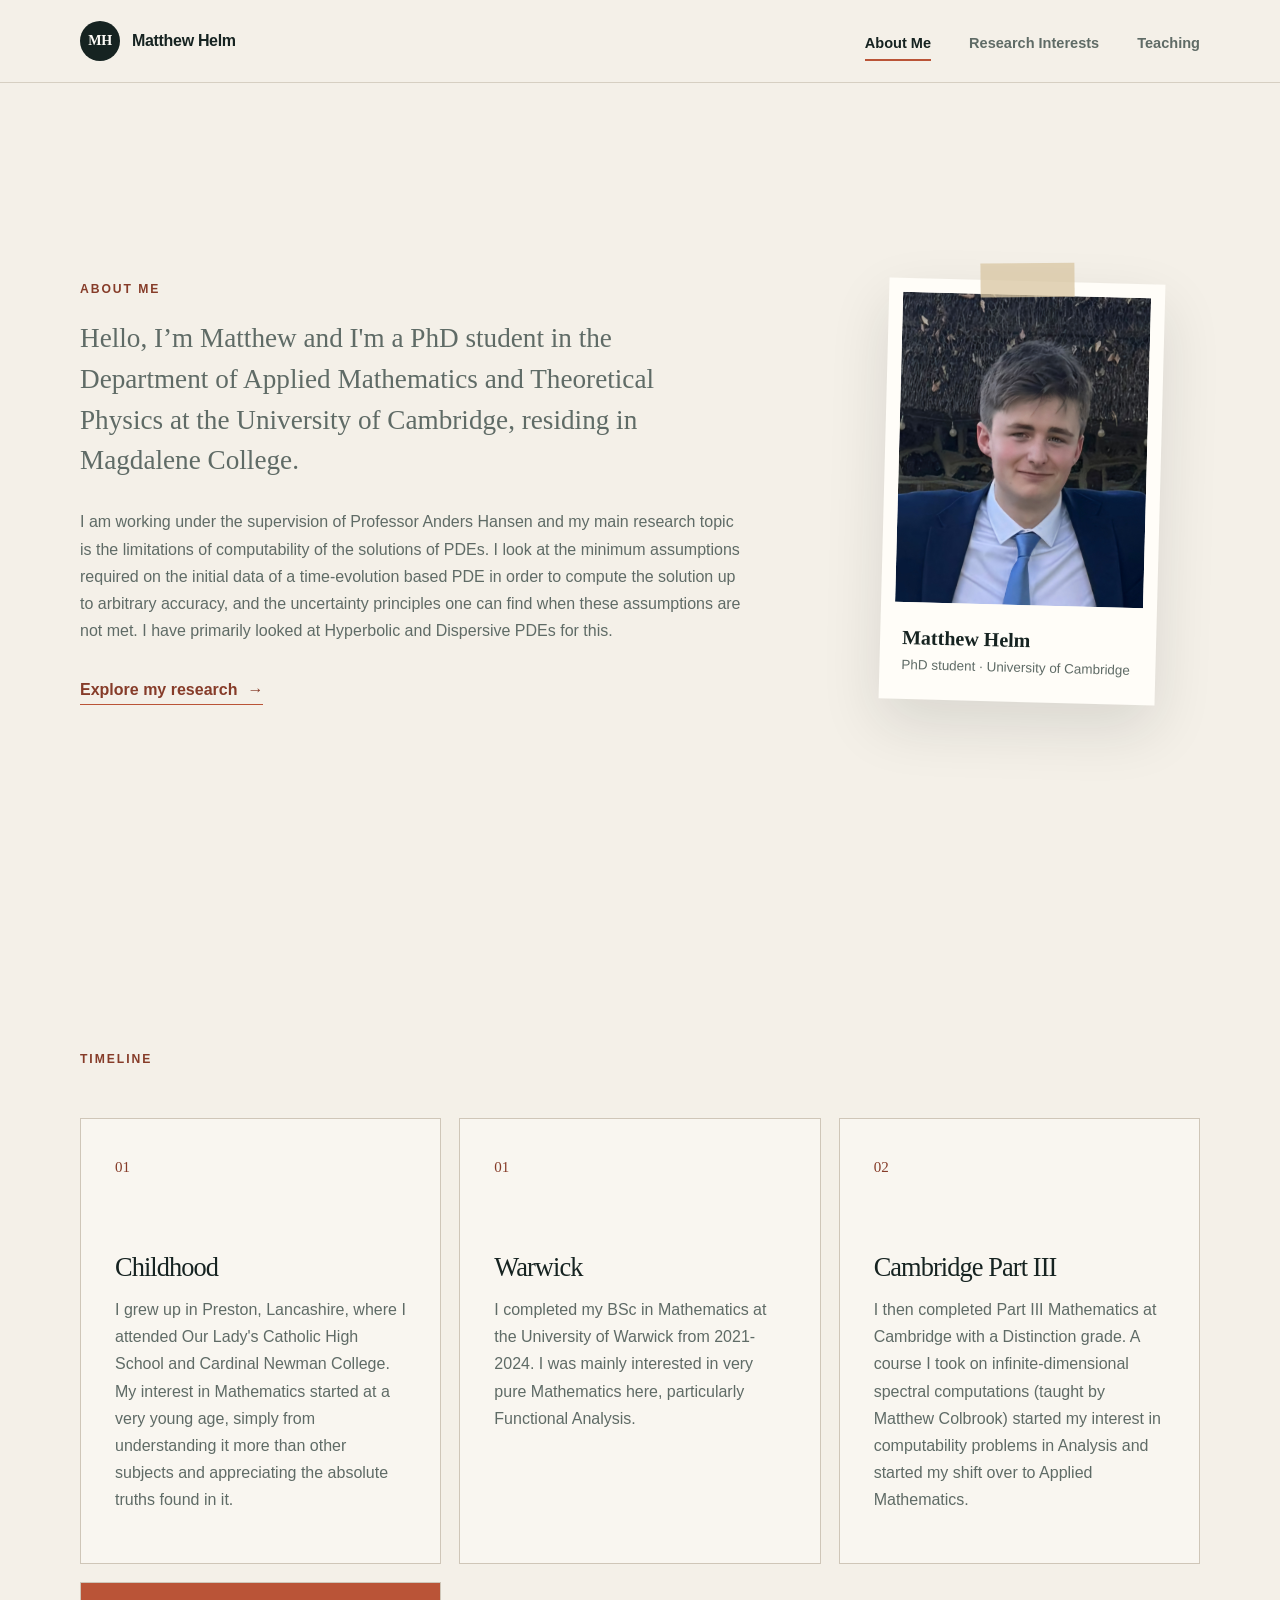
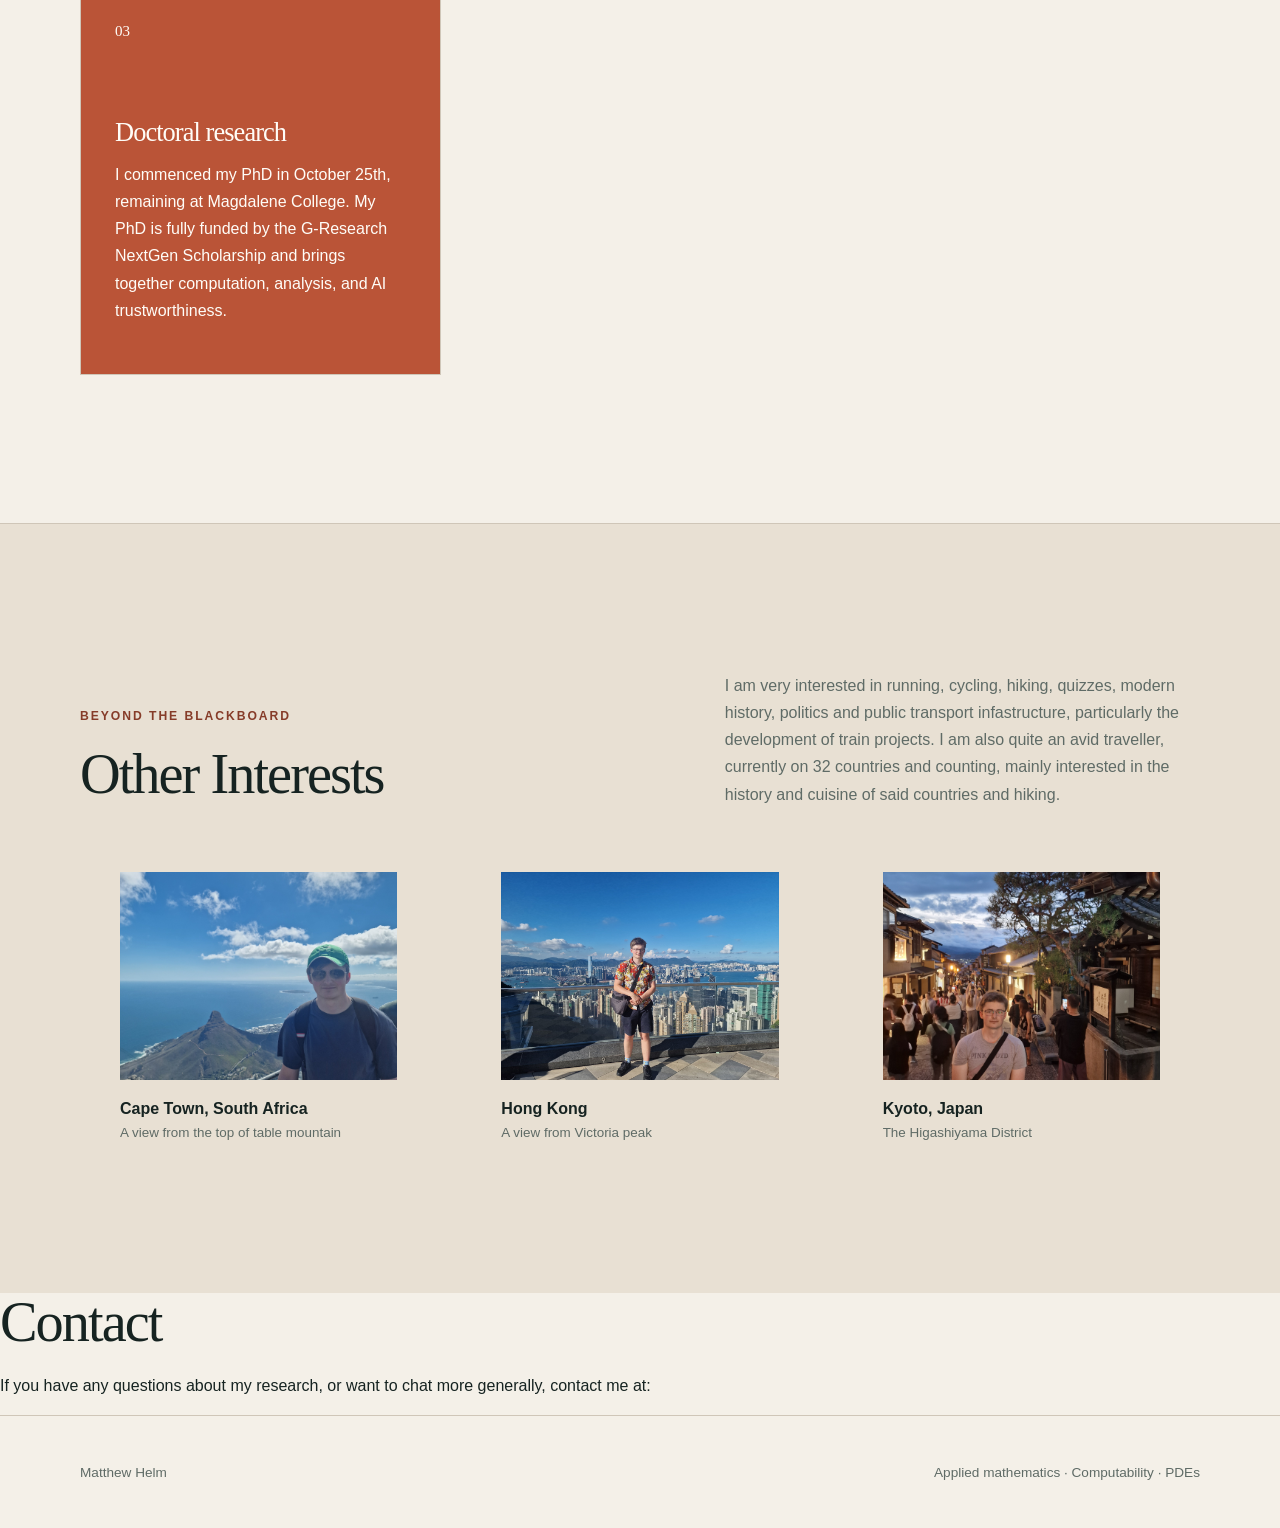
<file: index.html>
<!DOCTYPE html>
<html lang="en">
<head>
  <meta charset="UTF-8">
  <meta name="viewport" content="width=device-width, initial-scale=1.0">
  <title>About Me | Matthew Helm</title>
  <link rel="stylesheet" href="styles.css">
</head>
<body>
  <a class="skip-link" href="#main-content">Skip to main content</a>

  <header class="site-header">
    <div class="shell header-inner">
      <a class="site-name" href="index.html" aria-label="Matthew Helm, home">
        <span class="monogram" aria-hidden="true">MH</span>
        <span>Matthew Helm</span>
      </a>

      <nav class="site-nav" aria-label="Primary navigation">
        <a href="index.html" aria-current="page">About Me</a>
        <a href="research.html">Research Interests</a>
        <a href="teaching.html">Teaching</a>
      </nav>
    </div>
  </header>

  <main id="main-content">
    <section class="hero shell">
      <div class="hero-copy">
        <p class="eyebrow">About Me</p>
        <p class="lead">
          Hello, I’m Matthew and I'm a PhD student in the Department of Applied Mathematics
          and Theoretical Physics at the University of Cambridge, residing in Magdalene College.
        </p>
        <p>
          I am working under the supervision of Professor Anders Hansen and my main research topic is the limitations of computability of the solutions of PDEs.
          I look at the minimum assumptions required on the initial data of a time-evolution based PDE in order to compute the solution up to arbitrary accuracy,
          and the uncertainty principles one can find when these assumptions are not met. I have primarily looked at Hyperbolic and Dispersive PDEs for this.
        </p>
        <a class="text-link" href="research.html">Explore my research <span aria-hidden="true">→</span></a>
      </div>

      <figure class="portrait-card">
        <!-- Keep your existing profile photo at images/profile.jpg. -->
        <div class="portrait-media">
          <object class="profile-photo" data="images/profile.jpg" type="image/jpeg" aria-label="Portrait of Matthew Helm">
            <div class="profile-placeholder">
              <span>Profile photo</span>
              <small>images/profile.jpg</small>
            </div>
          </object>
        </div>
        <figcaption>
          <strong>Matthew Helm</strong>
          <span>PhD student · University of Cambridge</span>
        </figcaption>
      </figure>
    </section>

    <section class="section shell">
      <div class="section-heading">
        <p class="eyebrow">Timeline</p>
      </div>

      <div class="story-grid">
        <article class="story-card">
          <span class="story-number">01</span>
          <h3>Childhood</h3>
          <p>
            I grew up in Preston, Lancashire, where I attended Our Lady's Catholic High School and Cardinal Newman College. My interest in Mathematics started at a very young age, simply
            from understanding it more than other subjects and appreciating the absolute truths found in it.
          </p>
        </article>
        <article class="story-card">
          <span class="story-number">01</span>
          <h3>Warwick</h3>
          <p>
            I completed my BSc in Mathematics at the University of Warwick from 2021-2024. I was mainly interested in very pure Mathematics here, particularly Functional Analysis.
          </p>
        </article>

        <article class="story-card">
          <span class="story-number">02</span>
          <h3>Cambridge Part III</h3>
          <p>
            I then completed Part III Mathematics at Cambridge with a Distinction
            grade. A course I took on infinite-dimensional spectral computations (taught by Matthew Colbrook) started my interest in computability problems in Analysis and
            started my shift over to Applied Mathematics.
          </p>
        </article>

        <article class="story-card accent-card">
          <span class="story-number">03</span>
          <h3>Doctoral research</h3>
          <p>
            I commenced my PhD in October 25th, remaining at Magdalene College. My PhD is fully funded by the G-Research NextGen Scholarship and brings
            together computation, analysis, and AI trustworthiness.
          </p>
        </article>
      </div>
    </section>

    <section class="section travel-section">
      <div class="shell">
        <div class="section-heading split-heading">
          <div>
            <p class="eyebrow">Beyond the blackboard</p>
            <h2>Other Interests</h2>
          </div>
          <p>
            I am very interested in running, cycling, hiking, quizzes, modern history, politics and public transport infastructure, particularly the development of train projects.
            I am also quite an avid traveller, currently on 32 countries and counting, mainly interested in the history and cuisine of said countries and hiking.
          </p>
        </div>

        <div class="travel-grid">
          <figure class="travel-card">
            <img
  src="images/travel-1.jpg"
  alt="View from Table Mountain in Cape Town"
>
            <figcaption><strong>Cape Town, South Africa</strong><span>A view from the top of table mountain</span></figcaption>
          </figure>

          <figure class="travel-card">
      
                        <img
  src="images/travel-2.jpg"
  alt="View from Victoria Peak in Hong Kong"
>
            <figcaption><strong>Hong Kong</strong><span>A view from Victoria peak</span></figcaption>
          </figure>

          <figure class="travel-card">
       
                        <img
  src="images/travel-3.jpg"
  alt="Kyoto"
>
            <figcaption><strong>Kyoto, Japan</strong><span>The Higashiyama District</span></figcaption>
          </figure>
        </div>
      </div>
    </section>

  <section>
    <h2>
      Contact
    </h2>
    <p>
      If you have any questions about my research, or want to chat more generally, contact me at:
      <a href="mailto:helm.matthew.d@gmail.com"></a>
    </p>
  </section>
  </main>

  <footer class="site-footer">
    <div class="shell footer-inner">
      <p>Matthew Helm</p>
      <p>Applied mathematics · Computability · PDEs</p>
    </div>
  </footer>
</body>
</html>
</file>
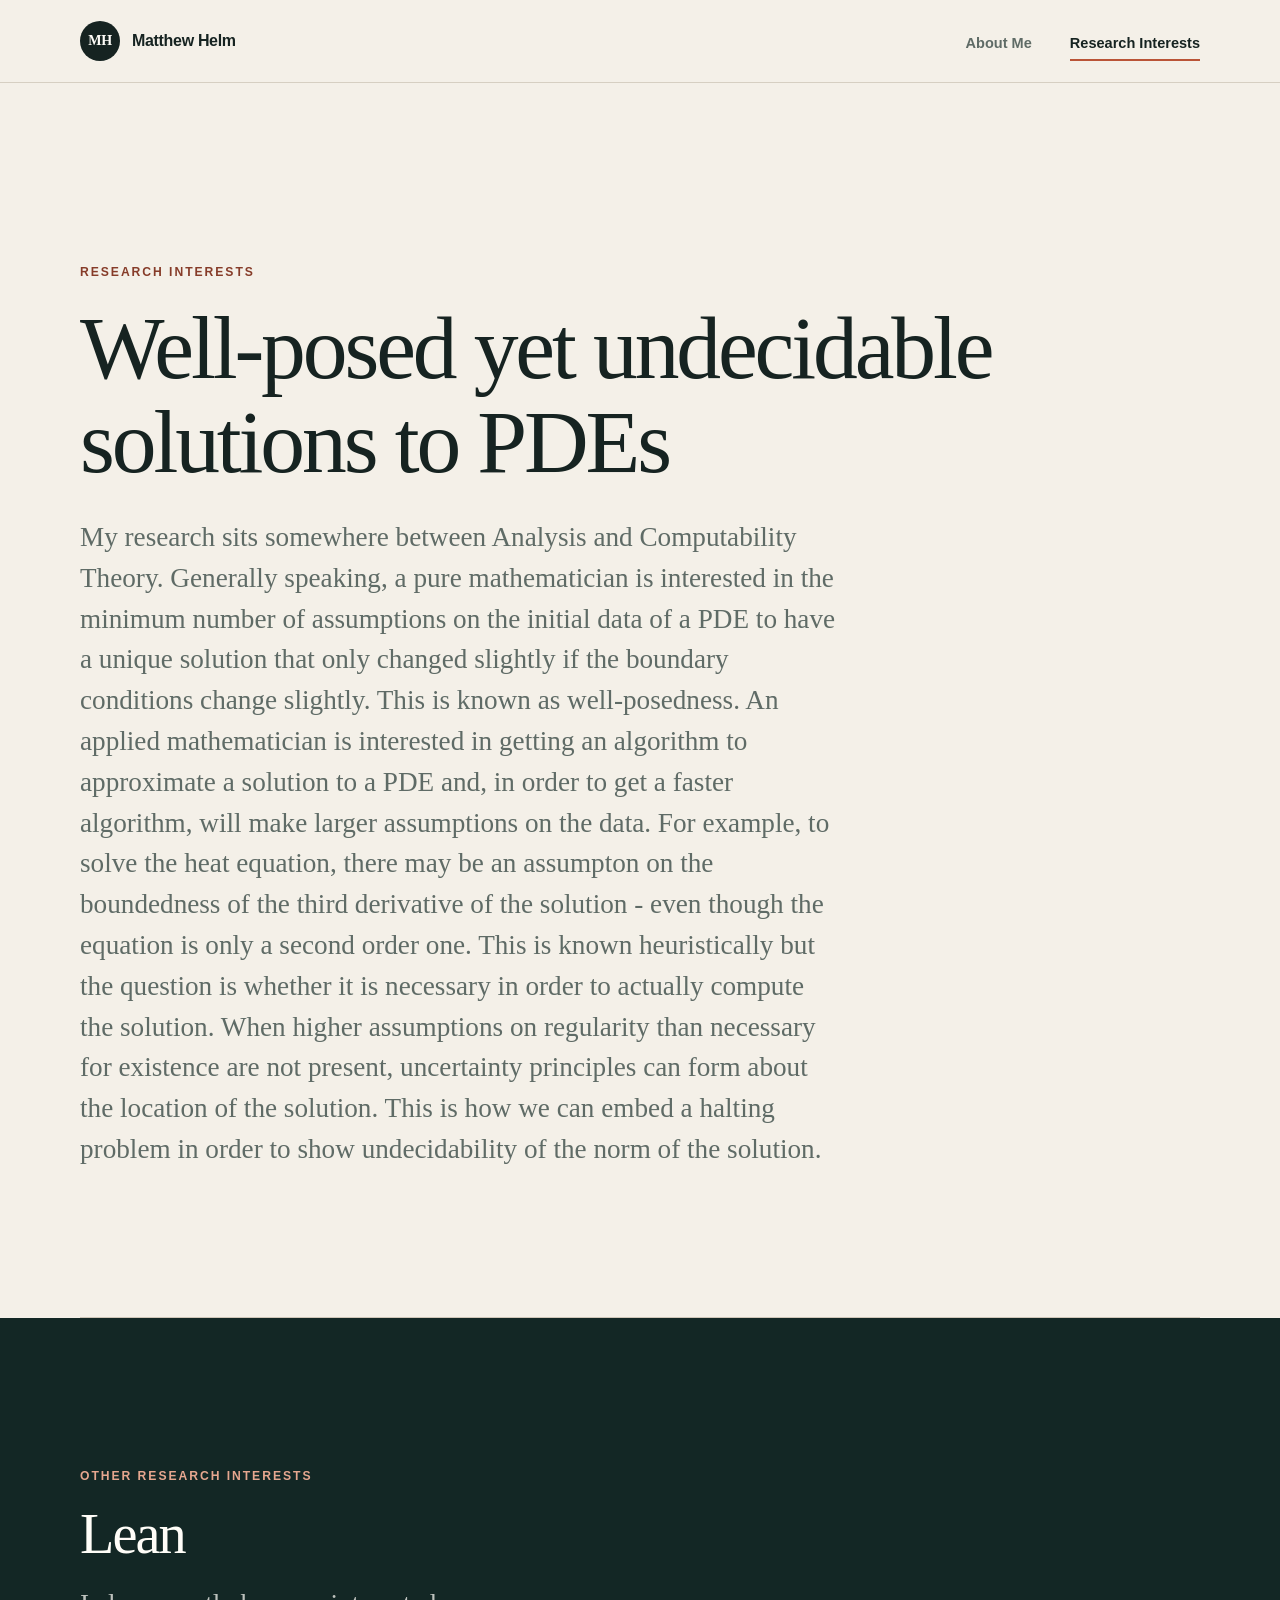
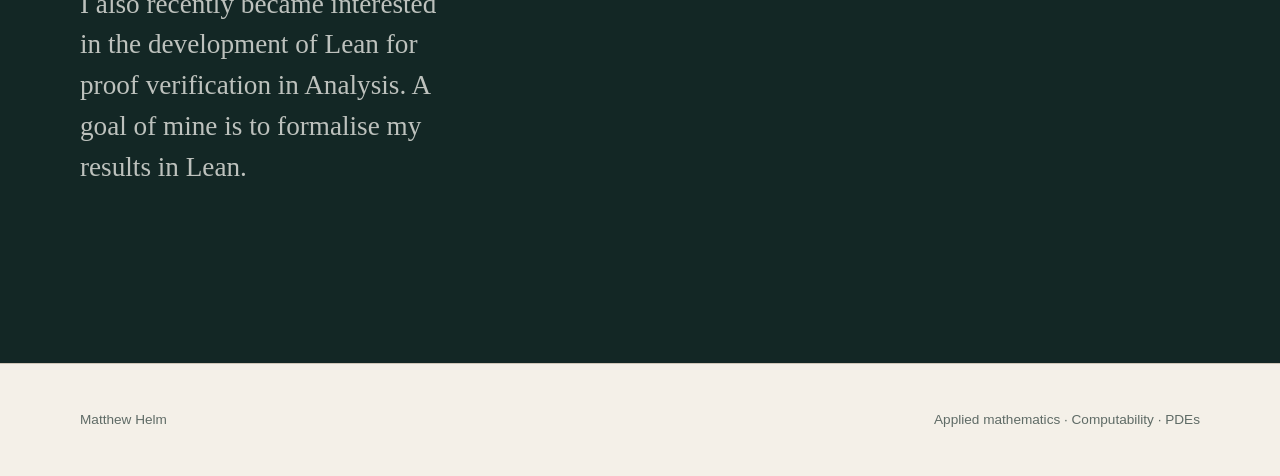
<file: research.html>
<!DOCTYPE html>
<html lang="en">
<head>
  <meta charset="UTF-8">
  <meta name="viewport" content="width=device-width, initial-scale=1.0">
  <meta name="description" content="Research interests of Matthew Helm: computability of PDEs and Lean.">
  <title>Research Interests | Matthew Helm</title>
  <link rel="stylesheet" href="styles.css">
</head>
<body>
  <a class="skip-link" href="#main-content">Skip to main content</a>

  <header class="site-header">
    <div class="shell header-inner">
      <a class="site-name" href="index.html" aria-label="Matthew Helm, home">
        <span class="monogram" aria-hidden="true">MH</span>
        <span>Matthew Helm</span>
      </a>

      <nav class="site-nav" aria-label="Primary navigation">
        <a href="index.html">About Me</a>
        <a href="research.html" aria-current="page">Research Interests</a>
      </nav>
    </div>
  </header>

  <main id="main-content">
    <section class="page-hero shell">
      <p class="eyebrow">Research Interests</p>
      <h1>Well-posed yet undecidable solutions to PDEs</h1>
      <p class="lead narrow-copy">
        My research sits somewhere between Analysis and Computability Theory. Generally speaking, a pure mathematician is interested in the minimum number of assumptions on the initial data of a PDE to have a unique solution that 
        only changed slightly if the boundary conditions change slightly. This is known as well-posedness. An applied mathematician is interested in getting an algorithm to 
        approximate a solution to a PDE and, in order to get a faster algorithm, will make larger assumptions on the data. For example, to solve the heat equation, there may 
        be an assumpton on the boundedness of the third derivative of the solution - even though the equation is only a second order one. This is known heuristically but the question
        is whether it is necessary in order to actually compute the solution. When higher assumptions on regularity than necessary for existence are not present, uncertainty principles 
        can form about the location of the solution. This is how we can embed a halting problem in order to show undecidability of the norm of the solution.
      </p>
    </section>

    <section class="section dark-section">
      <div class="shell research-layout">
        <div class="section-heading sticky-heading">
          <p class="eyebrow light-eyebrow">Other Research Interests</p>
  
        <h2>Lean</h2>
        <div class="prose-stack">
        <p class="large-copy">
            I also recently became interested in the development of Lean for proof verification in Analysis. A goal of mine is to formalise my results in Lean.
          </p>
        </div>
      </div>

    
    </section>
  </main>

  <footer class="site-footer">
    <div class="shell footer-inner">
      <p>Matthew Helm</p>
      <p>Applied mathematics · Computability · PDEs</p>
    </div>
  </footer>
</body>
</html>
</file>
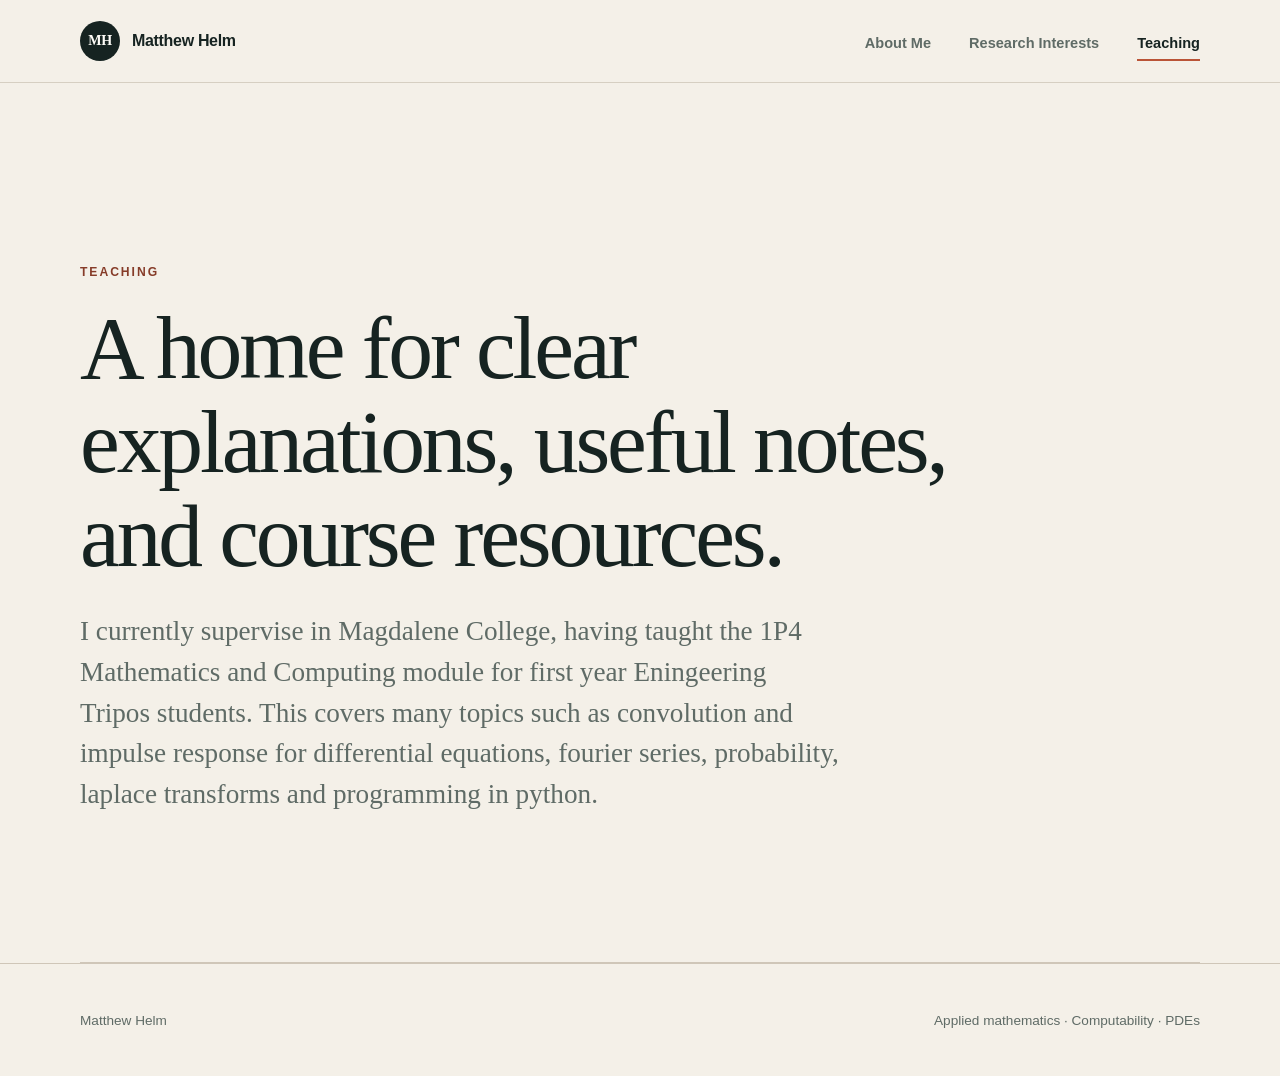
<file: teaching.html>
<!DOCTYPE html>
<html lang="en">
<head>
  <meta charset="UTF-8">
  <meta name="viewport" content="width=device-width, initial-scale=1.0">
  <meta name="description" content="Teaching information and resources from Matthew Helm.">
  <title>Teaching | Matthew Helm</title>
  <link rel="stylesheet" href="styles.css">
</head>
<body>
  <a class="skip-link" href="#main-content">Skip to main content</a>

  <header class="site-header">
    <div class="shell header-inner">
      <a class="site-name" href="index.html" aria-label="Matthew Helm, home">
        <span class="monogram" aria-hidden="true">MH</span>
        <span>Matthew Helm</span>
      </a>

      <nav class="site-nav" aria-label="Primary navigation">
        <a href="index.html">About Me</a>
        <a href="research.html">Research Interests</a>
        <a href="teaching.html" aria-current="page">Teaching</a>
      </nav>
    </div>
  </header>

  <main id="main-content">
    <section class="page-hero shell">
      <p class="eyebrow">Teaching</p>
      <h1>A home for clear explanations, useful notes, and course resources.</h1>
      <p class="lead narrow-copy">
        I currently supervise in Magdalene College, having taught the 1P4 Mathematics and Computing module for first year Eningeering Tripos students. This covers many topics such as convolution
        and impulse response for differential equations, fourier series, probability, laplace transforms and programming in python.
      </p>
    </section>

  </main>

  <footer class="site-footer">
    <div class="shell footer-inner">
      <p>Matthew Helm</p>
      <p>Applied mathematics · Computability · PDEs</p>
    </div>
  </footer>
</body>
</html>
</file>
<file: styles.css>
:root {
  --paper: #f4f0e8;
  --paper-deep: #e8e0d3;
  --ink: #162321;
  --muted: #5f6b66;
  --line: #cfc6b8;
  --accent: #ba5437;
  --accent-dark: #863c29;
  --sage: #879b83;
  --dark: #132725;
  --white: #fffdf8;
  --display: Georgia, "Times New Roman", serif;
  --body: Inter, ui-sans-serif, -apple-system, BlinkMacSystemFont, "Segoe UI", sans-serif;
  --shadow: 0 24px 60px rgba(22, 35, 33, 0.12);
}

* {
  box-sizing: border-box;
}

html {
  scroll-behavior: smooth;
}

body {
  margin: 0;
  background: var(--paper);
  color: var(--ink);
  font-family: var(--body);
  font-size: 1rem;
  line-height: 1.7;
}

img {
  display: block;
  max-width: 100%;
}

a {
  color: inherit;
}

p,
h1,
h2,
h3,
figure {
  margin-top: 0;
}

.shell {
  width: min(1120px, calc(100% - 40px));
  margin-inline: auto;
}

.skip-link {
  position: fixed;
  top: 12px;
  left: 12px;
  z-index: 100;
  padding: 10px 14px;
  transform: translateY(-150%);
  background: var(--ink);
  color: var(--white);
}

.skip-link:focus {
  transform: translateY(0);
}

.site-header {
  position: sticky;
  top: 0;
  z-index: 20;
  border-bottom: 1px solid rgba(207, 198, 184, 0.78);
  background: rgba(244, 240, 232, 0.93);
  backdrop-filter: blur(14px);
}

.header-inner,
.footer-inner {
  display: flex;
  align-items: center;
  justify-content: space-between;
  gap: 28px;
}

.header-inner {
  min-height: 82px;
}

.site-name {
  display: inline-flex;
  align-items: center;
  gap: 12px;
  font-weight: 750;
  letter-spacing: -0.02em;
  text-decoration: none;
}

.monogram {
  display: grid;
  width: 40px;
  height: 40px;
  place-items: center;
  border-radius: 50%;
  background: var(--ink);
  color: var(--white);
  font-family: var(--display);
  font-size: 0.88rem;
}

.site-nav {
  display: flex;
  align-items: center;
  gap: clamp(18px, 3vw, 38px);
}

.site-nav a {
  position: relative;
  padding: 28px 0 24px;
  color: var(--muted);
  font-size: 0.91rem;
  font-weight: 650;
  text-decoration: none;
}

.site-nav a::after {
  position: absolute;
  right: 0;
  bottom: 18px;
  left: 0;
  height: 2px;
  transform: scaleX(0);
  transform-origin: left;
  background: var(--accent);
  content: "";
  transition: transform 180ms ease;
}

.site-nav a:hover,
.site-nav a:focus-visible,
.site-nav a[aria-current="page"] {
  color: var(--ink);
}

.site-nav a:hover::after,
.site-nav a:focus-visible::after,
.site-nav a[aria-current="page"]::after {
  transform: scaleX(1);
}

.hero {
  display: grid;
  grid-template-columns: minmax(0, 1.3fr) minmax(300px, 0.7fr);
  align-items: center;
  gap: clamp(48px, 8vw, 104px);
  min-height: calc(100vh - 82px);
  padding-block: 80px;
}

.eyebrow {
  margin-bottom: 18px;
  color: var(--accent-dark);
  font-size: 0.76rem;
  font-weight: 800;
  letter-spacing: 0.16em;
  text-transform: uppercase;
}

h1,
h2,
h3 {
  font-family: var(--display);
  font-weight: 500;
  line-height: 1.05;
  letter-spacing: -0.035em;
}

h1 {
  max-width: 830px;
  margin-bottom: 28px;
  font-size: clamp(3rem, 7vw, 6.35rem);
}

h2 {
  margin-bottom: 20px;
  font-size: clamp(2.2rem, 4.4vw, 4rem);
}

h3 {
  margin-bottom: 14px;
  font-size: 1.65rem;
}

.hero-copy > p:not(.eyebrow),
.page-hero > p:not(.eyebrow),
.prose-stack > p {
  color: var(--muted);
}

.lead,
.large-copy {
  font-family: var(--display);
  font-size: clamp(1.28rem, 2.4vw, 1.7rem);
  line-height: 1.5;
}

.text-link {
  display: inline-flex;
  gap: 10px;
  align-items: center;
  margin-top: 16px;
  border-bottom: 1px solid var(--accent);
  color: var(--accent-dark);
  font-weight: 750;
  text-decoration: none;
}

.text-link span {
  transition: transform 160ms ease;
}

.text-link:hover span,
.text-link:focus-visible span {
  transform: translateX(5px);
}

.portrait-card {
  position: relative;
  margin-bottom: 0;
  padding: 14px;
  background: var(--white);
  box-shadow: var(--shadow);
  transform: rotate(1.5deg);
}

.portrait-card::before {
  position: absolute;
  top: -18px;
  left: 50%;
  width: 94px;
  height: 34px;
  transform: translateX(-50%) rotate(-2deg);
  background: rgba(217, 199, 164, 0.76);
  content: "";
}

.portrait-media {
  width: 100%;
  aspect-ratio: 4 / 5;
  background: var(--paper-deep);
  overflow: hidden;
}

.profile-photo {
  display: block;
  width: 100%;
  height: 100%;
  object-fit: cover;
}

.profile-placeholder {
  display: flex;
  width: 100%;
  height: 100%;
  flex-direction: column;
  align-items: center;
  justify-content: center;
  background: var(--sage);
  color: var(--ink);
  text-align: center;
}

.profile-placeholder span {
  font-family: var(--display);
  font-size: 1.8rem;
}

.profile-placeholder small {
  margin-top: 6px;
}

.portrait-card figcaption {
  display: flex;
  flex-direction: column;
  padding: 18px 8px 8px;
}

.portrait-card figcaption strong {
  font-family: var(--display);
  font-size: 1.25rem;
}

.portrait-card figcaption span,
.travel-card figcaption span {
  color: var(--muted);
  font-size: 0.84rem;
}

.section {
  padding-block: clamp(84px, 12vw, 148px);
}

.section-heading {
  max-width: 750px;
  margin-bottom: 48px;
}

.split-heading {
  display: grid;
  grid-template-columns: 1.1fr 0.9fr;
  gap: 64px;
  align-items: end;
  max-width: none;
}

.split-heading > p {
  color: var(--muted);
}

.story-grid,
.teaching-grid {
  display: grid;
  grid-template-columns: repeat(3, 1fr);
  gap: 18px;
}

.story-card,
.teaching-card,
.topic-card {
  border: 1px solid var(--line);
  background: rgba(255, 253, 248, 0.44);
}

.story-card {
  min-height: 310px;
  padding: 34px;
}

.story-card p,
.teaching-card p,
.topic-card p {
  color: var(--muted);
}

.story-number,
.topic-card > span {
  display: inline-block;
  margin-bottom: 74px;
  color: var(--accent-dark);
  font-family: var(--display);
  font-size: 0.94rem;
}

.accent-card {
  background: var(--accent);
  color: var(--white);
}

.accent-card p,
.accent-card .story-number {
  color: var(--white);
}

.travel-section {
  border-top: 1px solid var(--line);
  background: var(--paper-deep);
}

.travel-grid {
  display: grid;
  grid-template-columns: repeat(3, 1fr);
  gap: 24px;
}

.travel-card {
  margin-bottom: 0;
}

.travel-card img,
.photo-placeholder {
  width: 100%;
  aspect-ratio: 4 / 3;
  object-fit: cover;
}

.photo-placeholder {
  display: flex;
  flex-direction: column;
  align-items: center;
  justify-content: center;
  border: 1px dashed rgba(22, 35, 33, 0.28);
  background:
    linear-gradient(145deg, rgba(255, 255, 255, 0.18), transparent 50%),
    #586f59;
  color: var(--white);
  text-align: center;
}

.photo-placeholder.warm {
  background-color: #925743;
}

.photo-placeholder.cool {
  background-color: #4f6e73;
}

.photo-placeholder span {
  font-family: var(--display);
  font-size: clamp(1.35rem, 2.7vw, 2.1rem);
}

.photo-placeholder small {
  margin-top: 6px;
  opacity: 0.78;
}

.travel-card figcaption {
  display: flex;
  flex-direction: column;
  padding-top: 15px;
}

.page-hero {
  padding-block: clamp(100px, 14vw, 180px) clamp(74px, 10vw, 120px);
  border-bottom: 1px solid var(--line);
}

.page-hero h1 {
  max-width: 990px;
  font-size: clamp(3.2rem, 7vw, 6.2rem);
}

.narrow-copy {
  max-width: 760px;
}

.research-layout {
  display: grid;
  grid-template-columns: minmax(240px, 0.72fr) minmax(0, 1.28fr);
  gap: clamp(56px, 9vw, 130px);
  align-items: start;
}

.sticky-heading {
  position: sticky;
  top: 130px;
  margin-bottom: 0;
}

.prose-stack > p {
  max-width: 720px;
}

.topic-grid {
  display: grid;
  gap: 15px;
  margin-top: 52px;
}

.topic-card {
  display: grid;
  grid-template-columns: 50px 0.8fr 1.2fr;
  gap: 22px;
  align-items: start;
  padding: 28px;
}

.topic-card > span,
.topic-card h3,
.topic-card p {
  margin-bottom: 0;
}

.dark-section {
  background: var(--dark);
  color: var(--white);
}

.dark-section .prose-stack > p {
  color: rgba(255, 253, 248, 0.72);
}

.light-eyebrow {
  color: #e6a78f;
}

.question-box {
  margin-top: 48px;
  padding: 34px;
  border: 1px solid rgba(255, 255, 255, 0.2);
}

.question-box ul {
  margin: 0;
  padding-left: 22px;
}

.question-box li + li {
  margin-top: 12px;
}

.teaching-card {
  min-height: 350px;
  padding: 34px;
}

.card-label {
  display: inline-block;
  margin-bottom: 96px;
  color: var(--accent-dark);
  font-size: 0.73rem;
  font-weight: 800;
  letter-spacing: 0.12em;
  text-transform: uppercase;
}

.featured-card {
  background: var(--dark);
  color: var(--white);
}

.featured-card p {
  color: rgba(255, 253, 248, 0.7);
}

.featured-card .card-label {
  color: #e6a78f;
}

.placeholder-copy {
  font-style: italic;
}

.teaching-note-section {
  background: var(--accent);
  color: var(--white);
}

.teaching-note {
  max-width: 850px;
  margin-inline: auto;
  text-align: center;
}

.teaching-note .eyebrow {
  color: var(--white);
}

.teaching-note p:last-child {
  max-width: 660px;
  margin-inline: auto;
}

.site-footer {
  border-top: 1px solid var(--line);
}

.footer-inner {
  min-height: 112px;
  color: var(--muted);
  font-size: 0.85rem;
}

.footer-inner p {
  margin-bottom: 0;
}

@media (max-width: 820px) {
  .header-inner {
    align-items: flex-start;
    flex-direction: column;
    gap: 6px;
    padding-top: 18px;
  }

  .site-nav {
    width: 100%;
    justify-content: space-between;
  }

  .site-nav a {
    padding: 12px 0 18px;
    font-size: 0.82rem;
  }

  .site-nav a::after {
    bottom: 11px;
  }

  .hero,
  .research-layout {
    grid-template-columns: 1fr;
  }

  .hero {
    min-height: auto;
  }

  .portrait-card {
    width: min(480px, 92%);
    margin-inline: auto;
  }

  .story-grid,
  .teaching-grid {
    grid-template-columns: 1fr;
  }

  .story-card,
  .teaching-card {
    min-height: auto;
  }

  .story-number,
  .card-label {
    margin-bottom: 42px;
  }

  .split-heading {
    grid-template-columns: 1fr;
    gap: 12px;
  }

  .sticky-heading {
    position: static;
  }
}

@media (max-width: 620px) {
  .shell {
    width: min(100% - 28px, 1120px);
  }

  .site-name > span:last-child {
    font-size: 0.92rem;
  }

  .site-nav {
    gap: 12px;
    overflow-x: auto;
  }

  .site-nav a {
    flex: 0 0 auto;
  }

  h1,
  .page-hero h1 {
    font-size: clamp(2.75rem, 14vw, 4.2rem);
  }

  .travel-grid {
    grid-template-columns: 1fr;
  }

  .topic-card {
    grid-template-columns: 38px 1fr;
  }

  .topic-card p {
    grid-column: 2;
  }

  .footer-inner {
    align-items: flex-start;
    flex-direction: column;
    justify-content: center;
    gap: 4px;
  }
}

@media (prefers-reduced-motion: reduce) {
  html {
    scroll-behavior: auto;
  }

  *,
  *::before,
  *::after {
    transition-duration: 0.01ms !important;
  }
}
</file>
